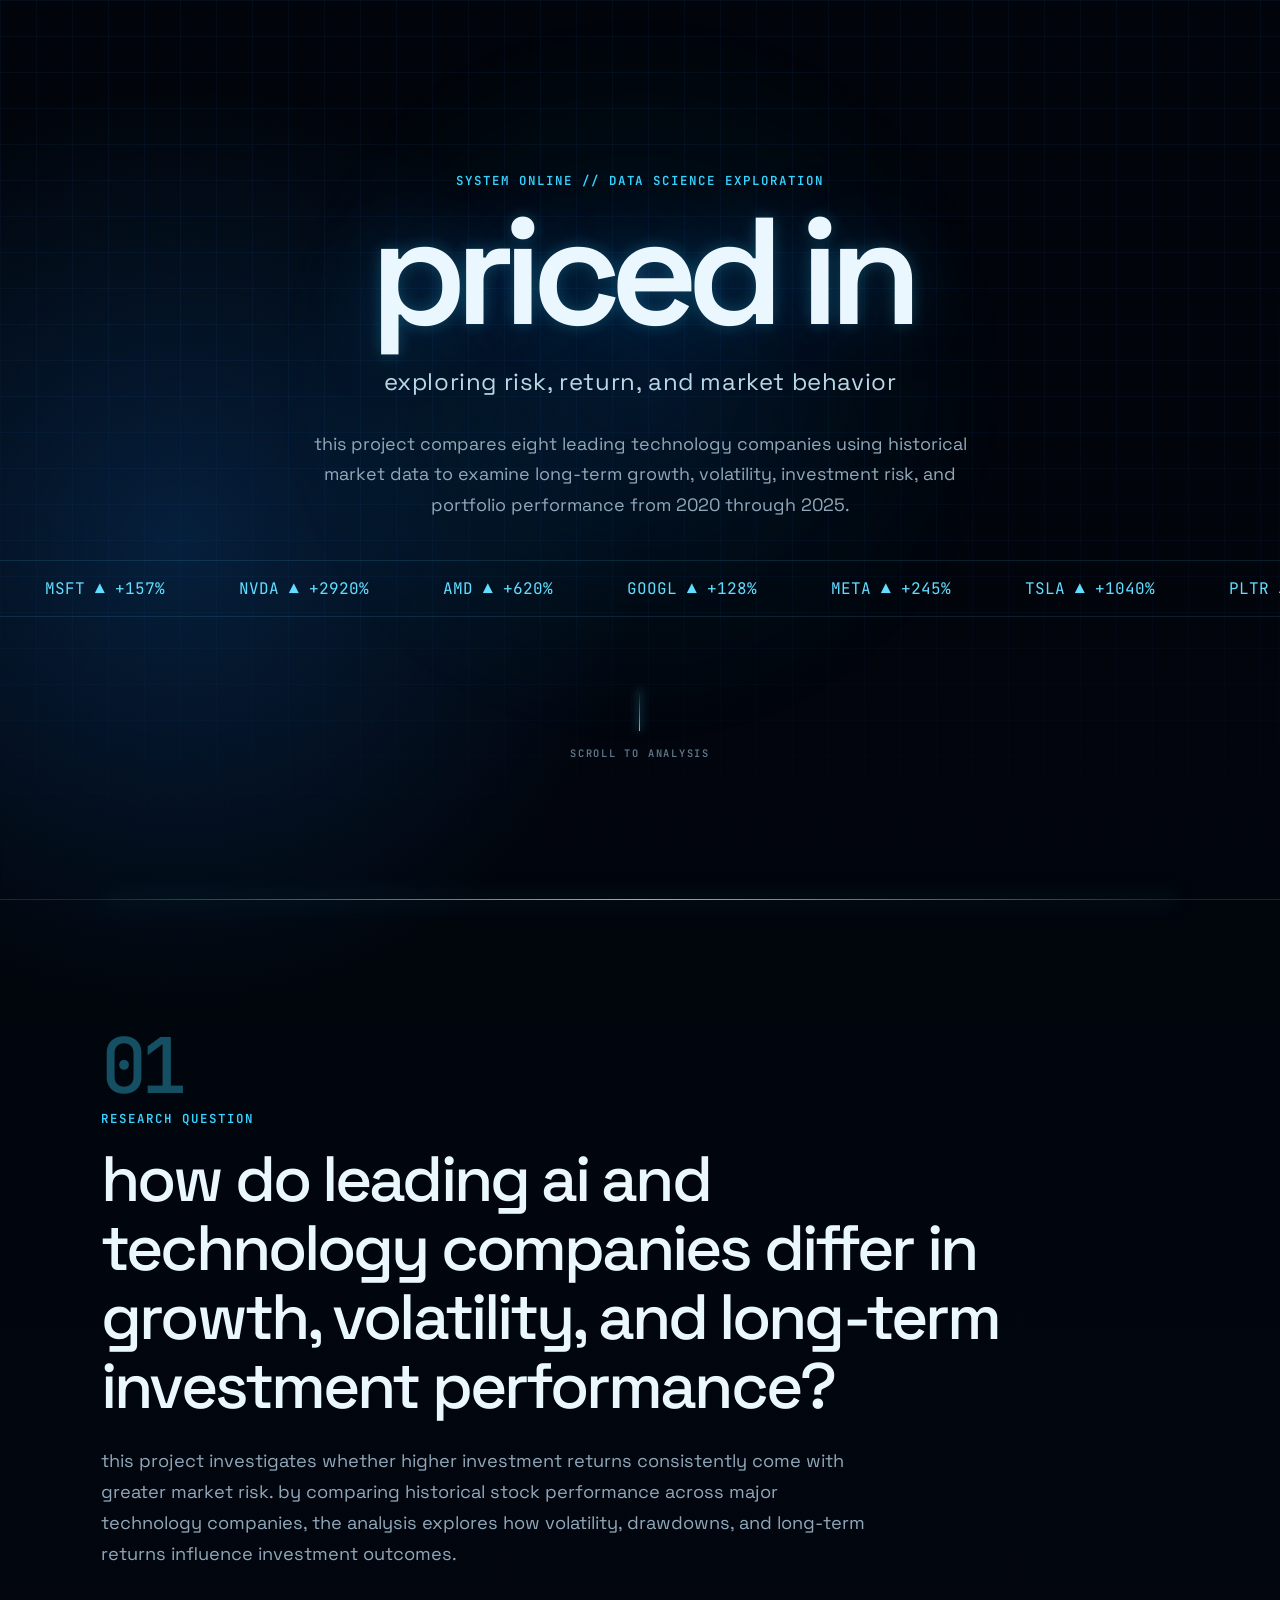
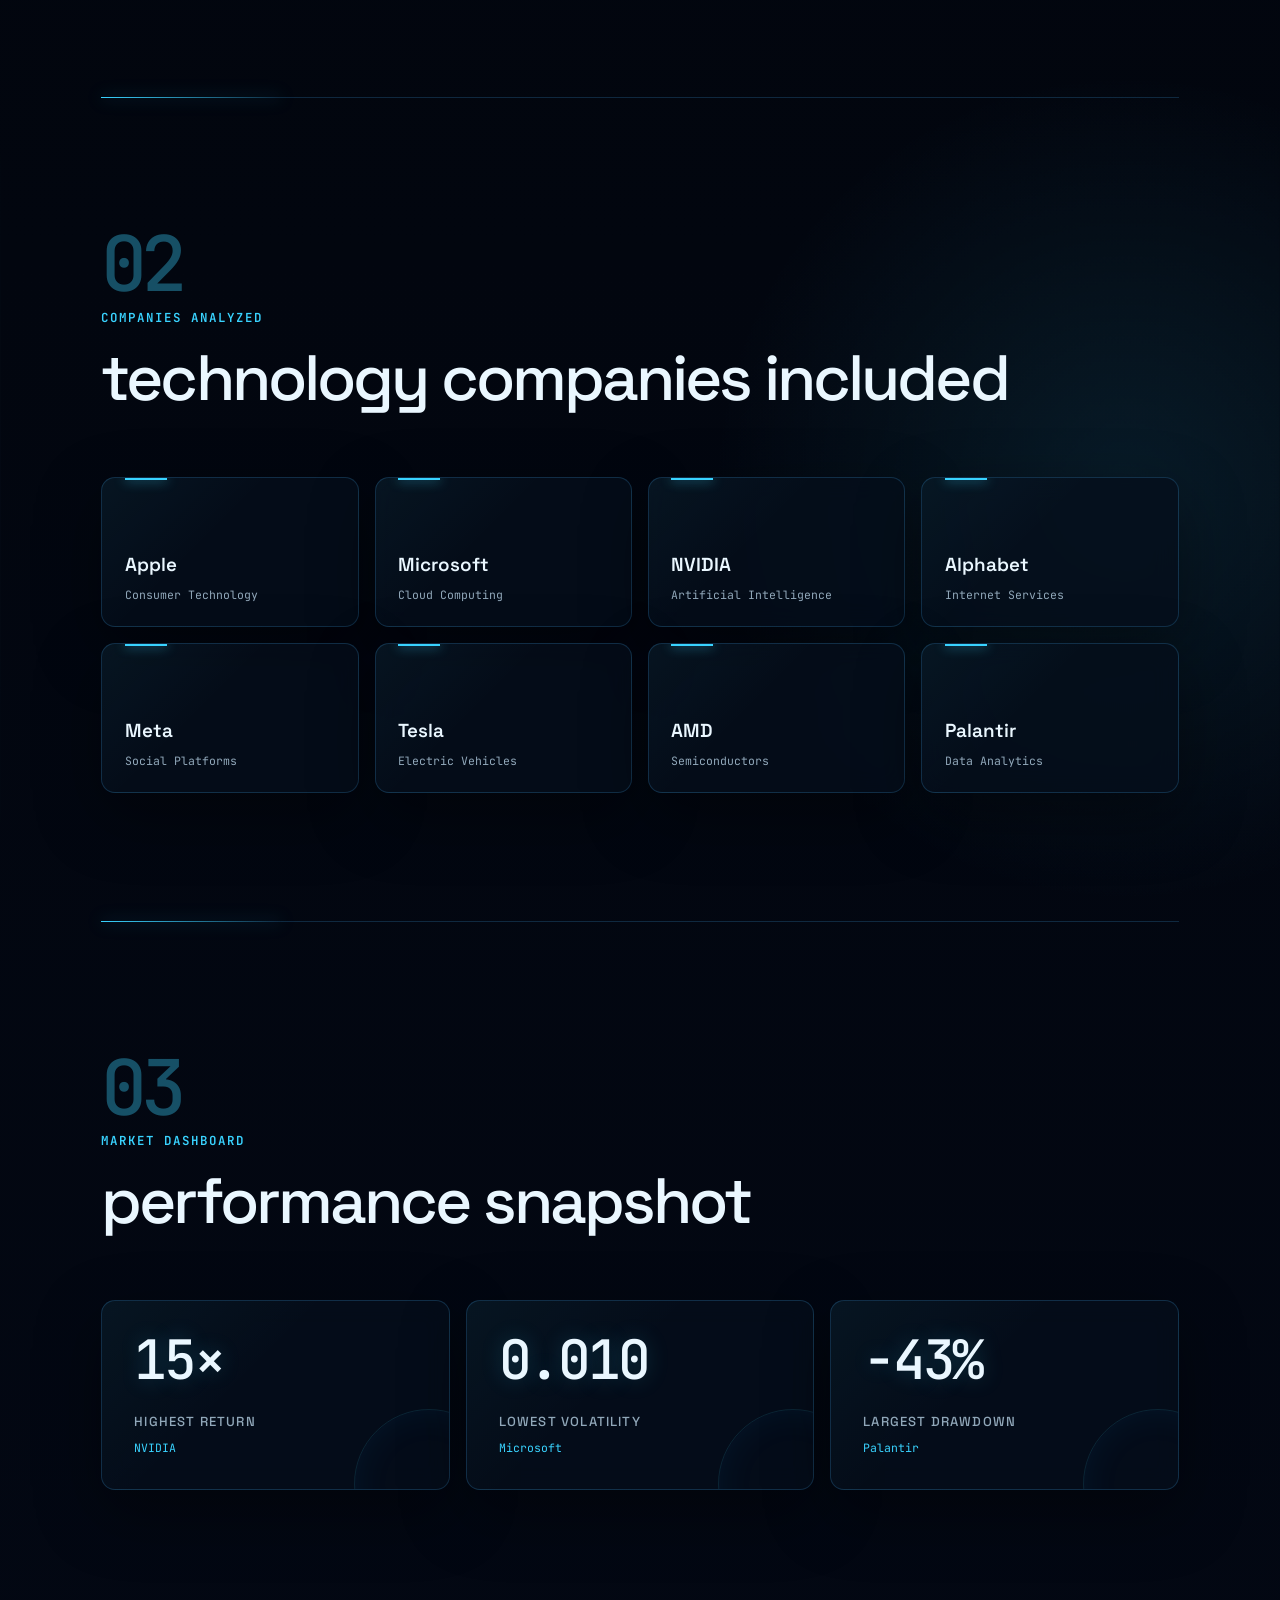
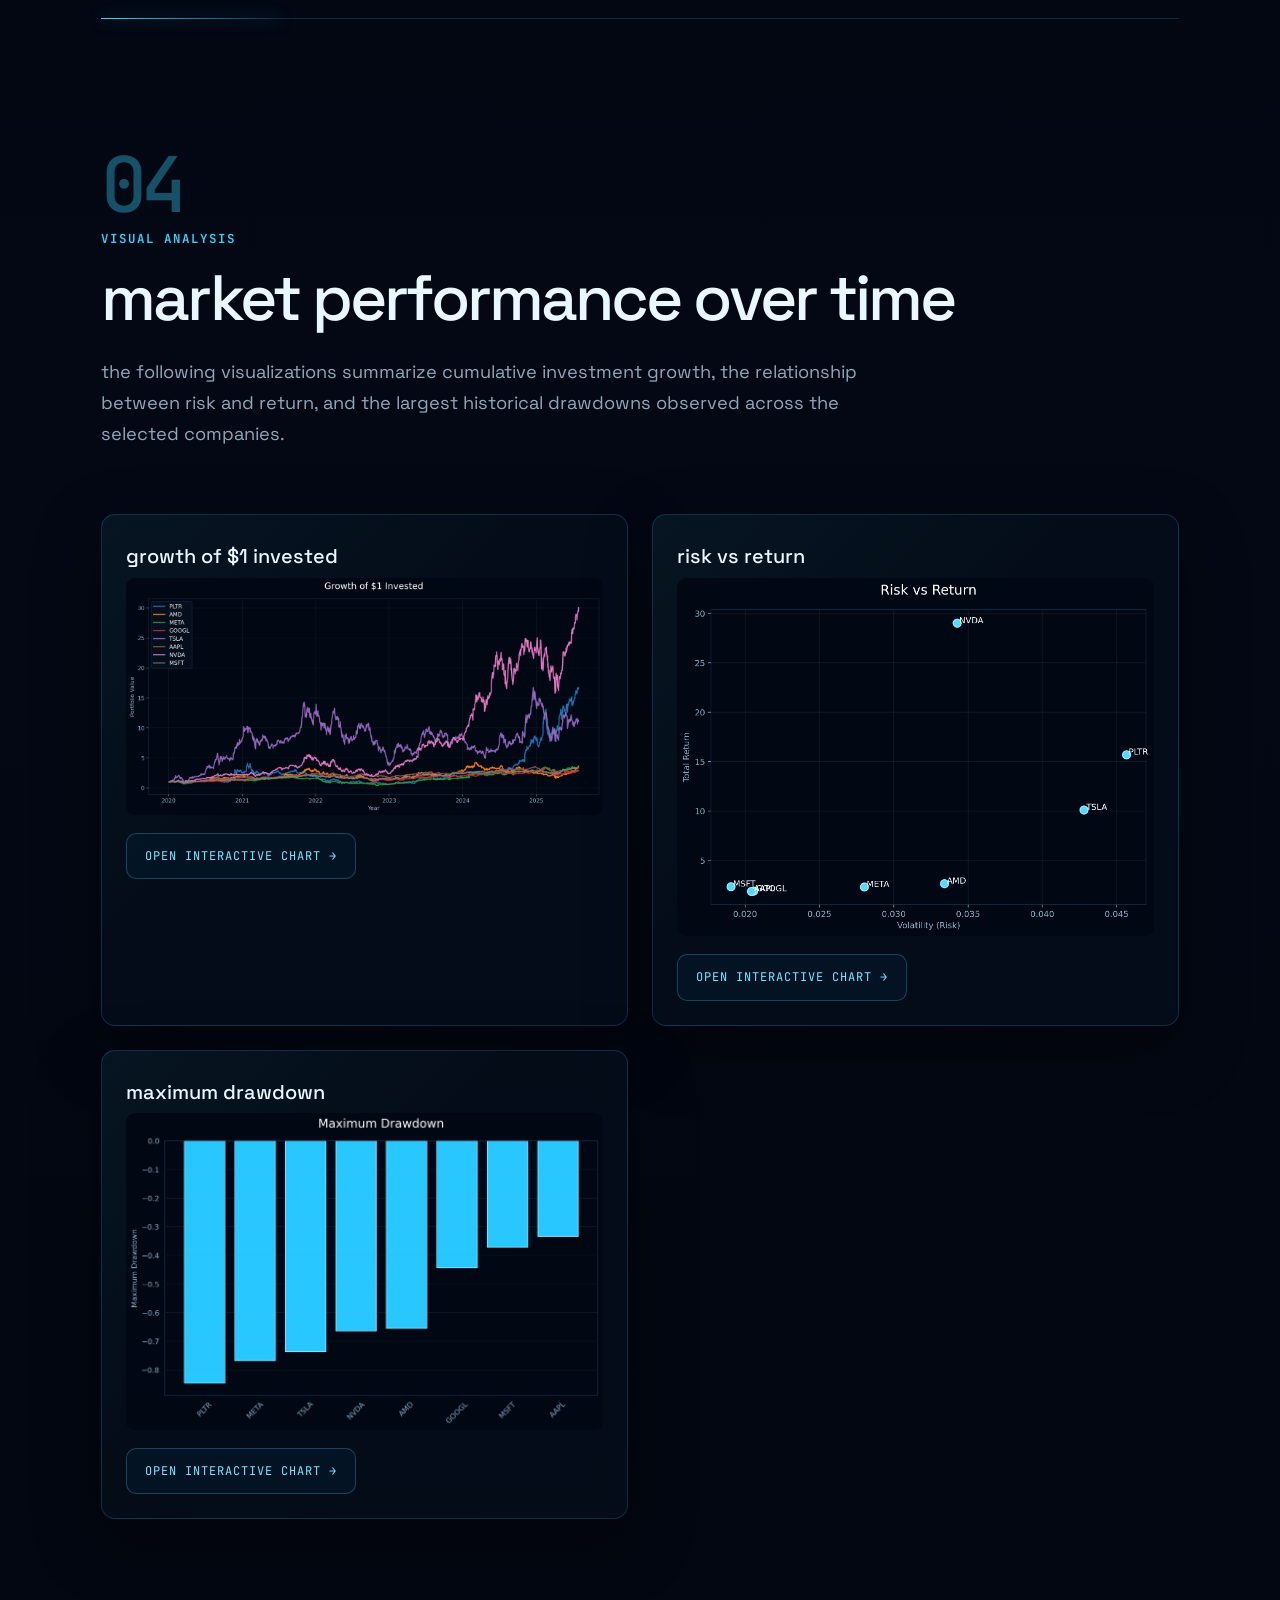
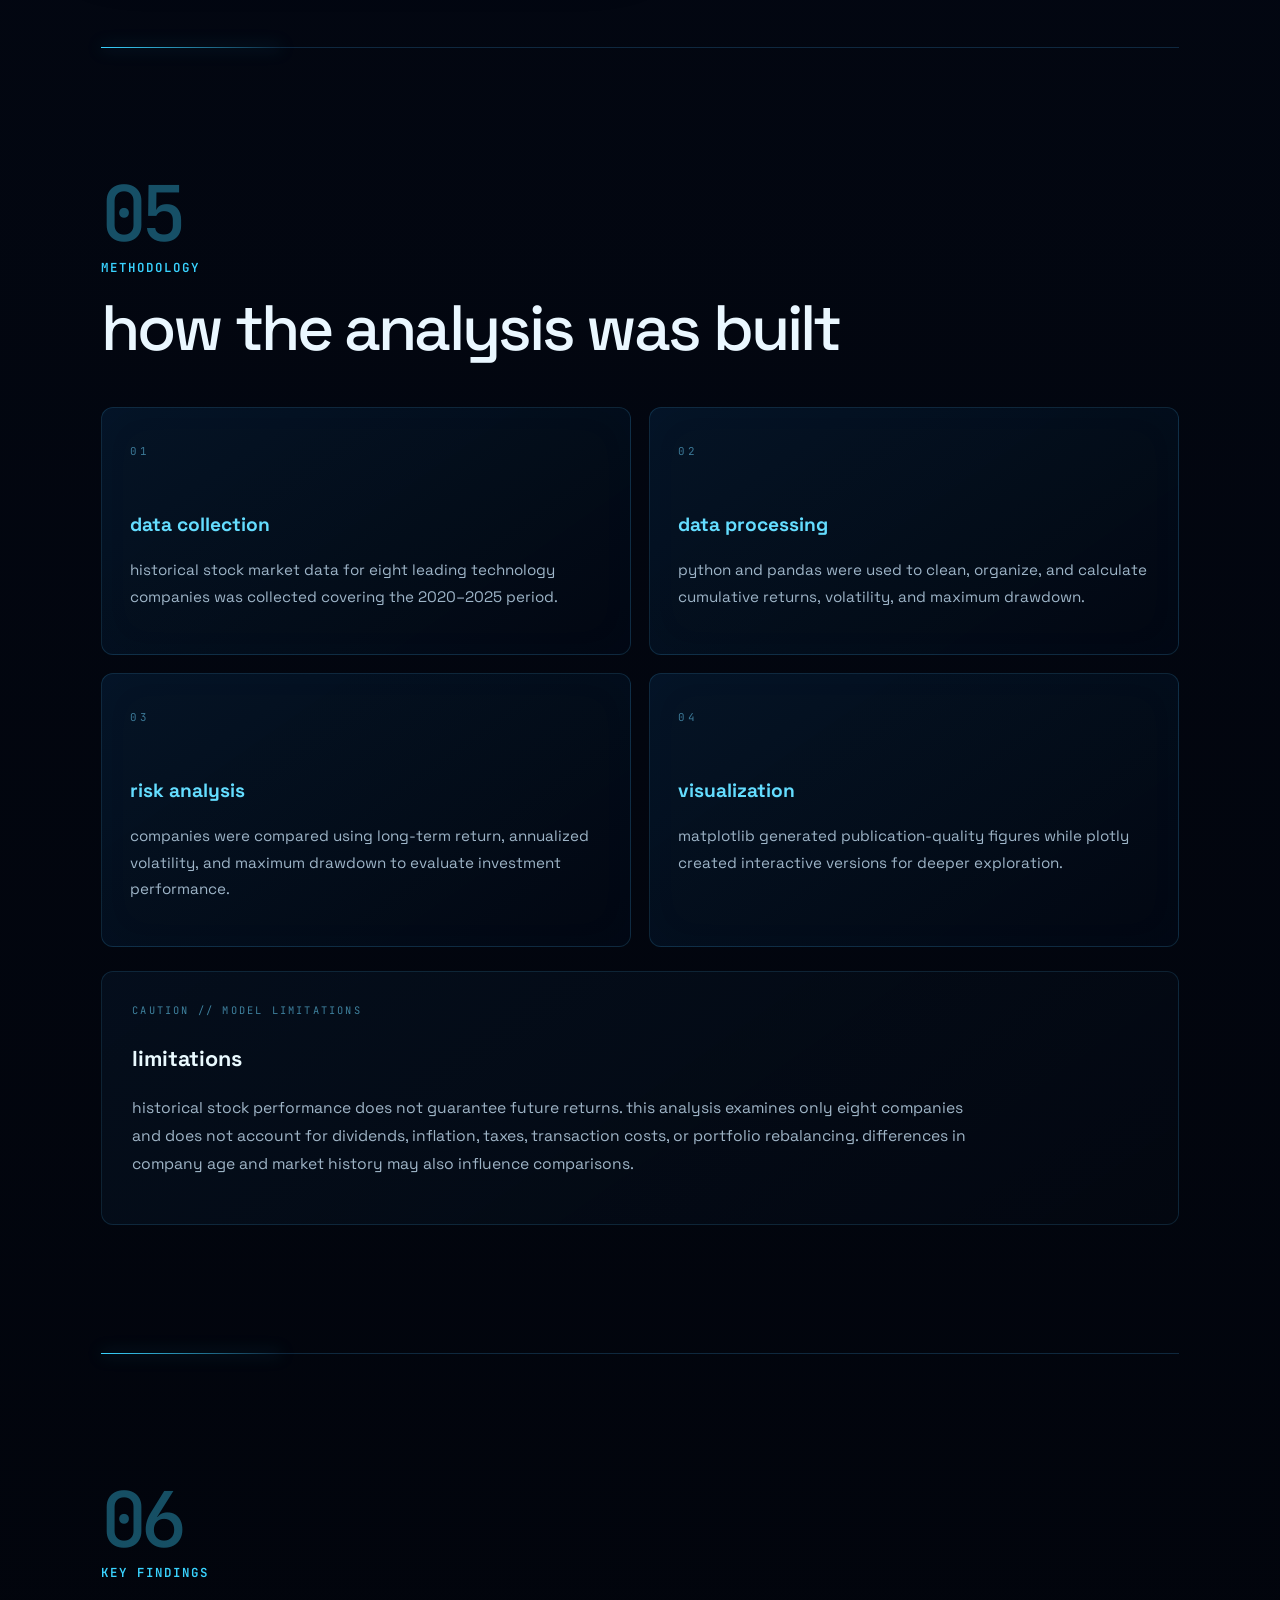
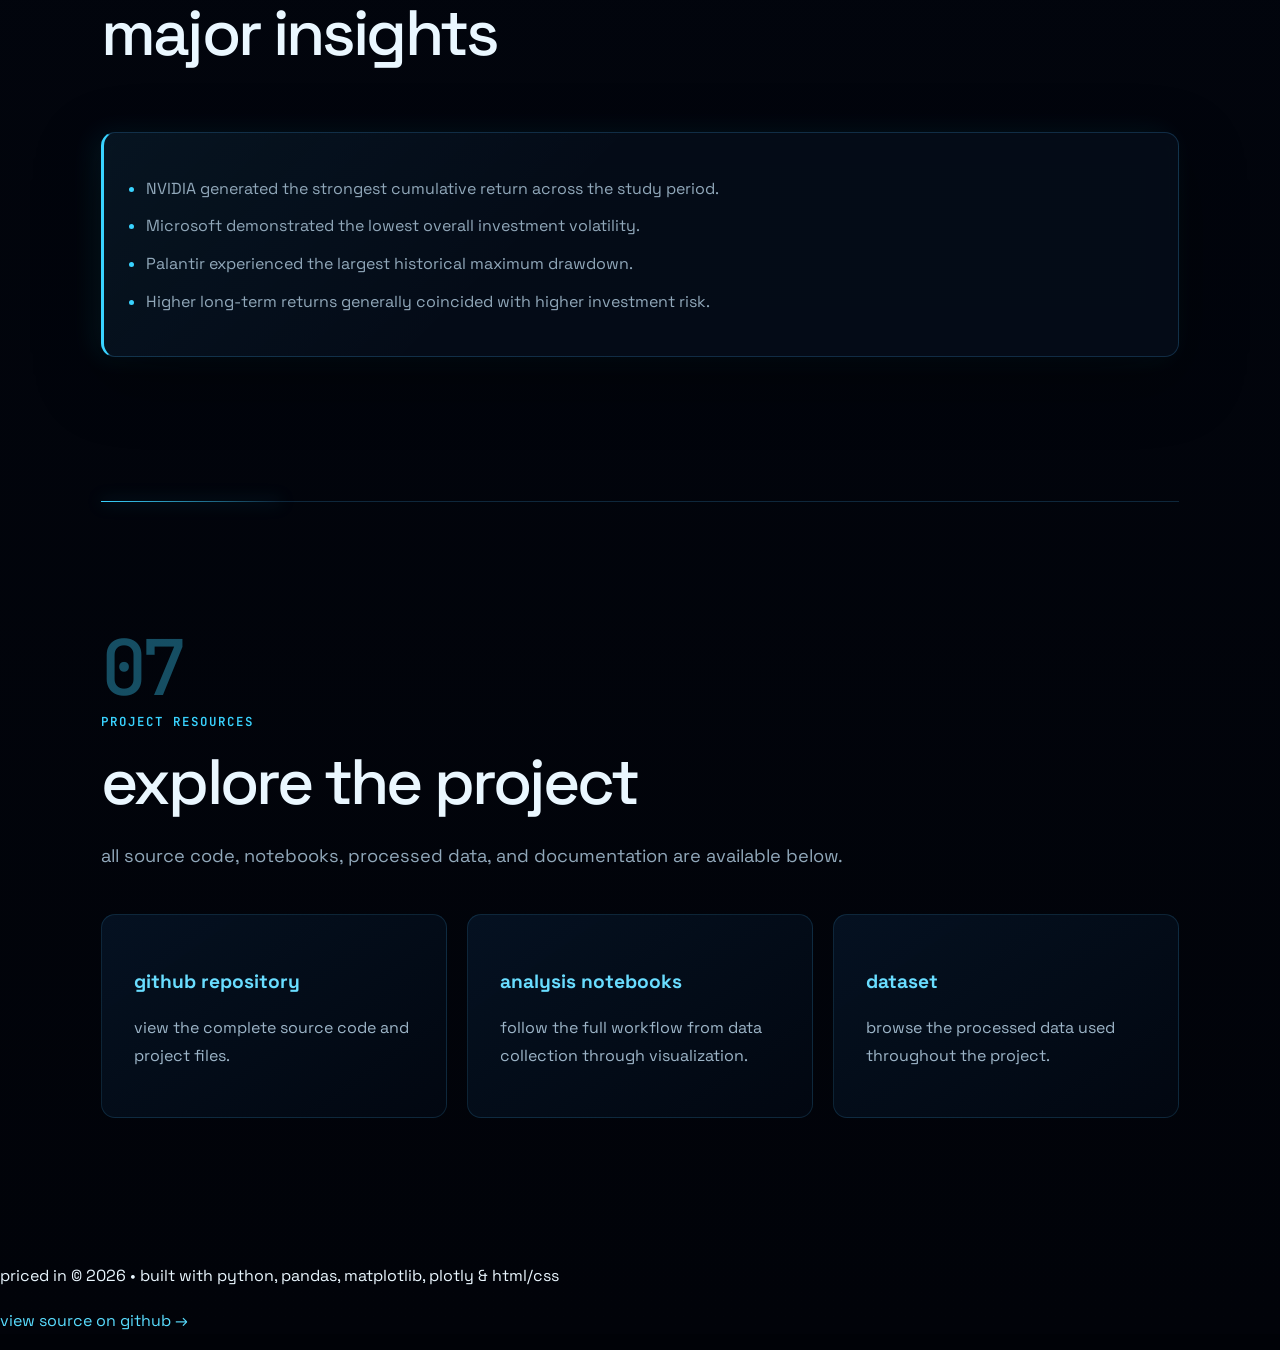
<file: docs/index.html>
<!DOCTYPE html>
<html lang="en">

<head>

<meta charset="UTF-8">
<meta name="viewport" content="width=device-width, initial-scale=1.0">

<title>priced in</title>

<link rel="stylesheet" href="style.css">

<link rel="preconnect" href="https://fonts.googleapis.com">
<link rel="preconnect" href="https://fonts.gstatic.com" crossorigin>

<link href="https://fonts.googleapis.com/css2?family=JetBrains+Mono:wght@400;500;600&family=Space+Grotesk:wght@300;400;500;600;700&display=swap" rel="stylesheet">

</head>

<body>

<header class="hero">

<div class="hero-glow"></div>

<p class="eyebrow">
SYSTEM ONLINE // DATA SCIENCE EXPLORATION
</p>

<h1>priced in</h1>

<p class="subtitle">
exploring risk, return, and market behavior
</p>

<p class="intro">
this project compares eight leading technology companies using historical market data to examine long-term growth, volatility, investment risk, and portfolio performance from 2020 through 2025.
</p>

<div class="market-ticker">

    <span>AAPL ▲ +186%</span>
    <span>MSFT ▲ +157%</span>
    <span>NVDA ▲ +2920%</span>
    <span>AMD ▲ +620%</span>
    <span>GOOGL ▲ +128%</span>
    <span>META ▲ +245%</span>
    <span>TSLA ▲ +1040%</span>
    <span>PLTR ▲ +1630%</span>

</div>

<div class="scroll-indicator">
<span></span>
SCROLL TO ANALYSIS
</div>

</header>

<main>

<!-- ====================== -->
<!-- 01 -->
<!-- ====================== -->

<section class="section">

<p class="section-number">01</p>

<p class="section-label">
research question
</p>

<h2>
how do leading ai and technology companies differ in growth, volatility, and long-term investment performance?
</h2>

<p>
this project investigates whether higher investment returns consistently come with greater market risk. by comparing historical stock performance across major technology companies, the analysis explores how volatility, drawdowns, and long-term returns influence investment outcomes.
</p>

</section>

<!-- ====================== -->
<!-- 02 -->
<!-- ====================== -->

<section class="section">

<p class="section-number">02</p>

<p class="section-label">
companies analyzed
</p>

<h2>
technology companies included
</h2>

<div class="company-grid">

<div class="company-card">
<h3>Apple</h3>
<p>Consumer Technology</p>
</div>

<div class="company-card">
<h3>Microsoft</h3>
<p>Cloud Computing</p>
</div>

<div class="company-card">
<h3>NVIDIA</h3>
<p>Artificial Intelligence</p>
</div>

<div class="company-card">
<h3>Alphabet</h3>
<p>Internet Services</p>
</div>

<div class="company-card">
<h3>Meta</h3>
<p>Social Platforms</p>
</div>

<div class="company-card">
<h3>Tesla</h3>
<p>Electric Vehicles</p>
</div>

<div class="company-card">
<h3>AMD</h3>
<p>Semiconductors</p>
</div>

<div class="company-card">
<h3>Palantir</h3>
<p>Data Analytics</p>
</div>

</div>

</section>

<!-- ====================== -->
<!-- 03 -->
<!-- ====================== -->

<section class="section">

<p class="section-number">03</p>

<p class="section-label">
market dashboard
</p>

<h2>
performance snapshot
</h2>

<div class="metrics">

<div class="metric">
<div class="metric-value" data-target="29" data-suffix="×">0×</div>
<div class="metric-title">highest return</div>
<div class="metric-company">NVIDIA</div>
</div>

<div class="metric">
<div class="metric-value" data-target="0.019" data-decimals="3">0.000</div>
<div class="metric-title">lowest volatility</div>
<div class="metric-company">Microsoft</div>
</div>

<div class="metric">
<div class="metric-value" data-target="-84" data-suffix="%">0%</div>
<div class="metric-title">largest drawdown</div>
<div class="metric-company">Palantir</div>
</div>

</div>

</section>

<!-- ====================== -->
<!-- 04 -->
<!-- ====================== -->

<section class="section">

<p class="section-number">04</p>

<p class="section-label">
visual analysis
</p>

<h2>
market performance over time
</h2>

<p>
the following visualizations summarize cumulative investment growth, the relationship between risk and return, and the largest historical drawdowns observed across the selected companies.
</p>

<div class="chart-grid">

<div class="chart-card">

    <h3>growth of $1 invested</h3>

    <a href="growth_interactive.html" target="_blank">

        <img
            src="growth_of_1.png"
            alt="Growth of $1 Invested">

    </a>

    <a
        class="chart-button"
        href="growth_interactive.html"
        target="_blank">

        open interactive chart →

    </a>

</div>

<div class="chart-card">

    <h3>risk vs return</h3>

    <a href="risk_interactive.html" target="_blank">

        <img
            src="risk_vs_return.png"
            alt="Risk vs Return">

    </a>

    <a
        class="chart-button"
        href="risk_interactive.html"
        target="_blank">

        open interactive chart →

    </a>

</div>

<div class="chart-card">

    <h3>maximum drawdown</h3>

    <a href="drawdown_interactive.html" target="_blank">

        <img
            src="maximum_drawdown.png"
            alt="Maximum Drawdown">

    </a>

    <a
        class="chart-button"
        href="drawdown_interactive.html"
        target="_blank">

        open interactive chart →

    </a>

</div>

</div>

</section>

<!-- ====================== -->
<!-- 05 -->
<!-- ====================== -->

<section class="section">

<p class="section-number">05</p>

<p class="section-label">
methodology
</p>

<h2>
how the analysis was built
</h2>

<div class="method-grid">

<div class="method-card">

<span>01</span>

<h3>data collection</h3>

<p>
historical stock market data for eight leading technology companies was collected covering the 2020–2025 period.
</p>

</div>

<div class="method-card">

<span>02</span>

<h3>data processing</h3>

<p>
python and pandas were used to clean, organize, and calculate cumulative returns, volatility, and maximum drawdown.
</p>

</div>

<div class="method-card">

<span>03</span>

<h3>risk analysis</h3>

<p>
companies were compared using long-term return, annualized volatility, and maximum drawdown to evaluate investment performance.
</p>

</div>

<div class="method-card">

<span>04</span>

<h3>visualization</h3>

<p>
matplotlib generated publication-quality figures while plotly created interactive versions for deeper exploration.
</p>

</div>

</div>

<div class="limitations">

<h3>limitations</h3>

<p>

historical stock performance does not guarantee future returns. this analysis examines only eight companies and does not account for dividends, inflation, taxes, transaction costs, or portfolio rebalancing. differences in company age and market history may also influence comparisons.

</p>

</div>

</section>

<!-- ====================== -->
<!-- 06 -->
<!-- ====================== -->

<section class="section">

<p class="section-number">06</p>

<p class="section-label">
key findings
</p>

<h2>
major insights
</h2>

<ul class="findings">

<li>NVIDIA generated the strongest cumulative return across the study period.</li>

<li>Microsoft demonstrated the lowest overall investment volatility.</li>

<li>Palantir experienced the largest historical maximum drawdown.</li>

<li>Higher long-term returns generally coincided with higher investment risk.</li>

</ul>

</section>

<section class="section">

<p class="section-number">07</p>

<p class="section-label">
project resources
</p>

<h2>
explore the project
</h2>

<p>
all source code, notebooks, processed data, and documentation are available below.
</p>

<div class="resource-grid">

<a class="resource-card"
href="https://github.com/seryuiroke/priced-in"
target="_blank">

<h3>github repository</h3>

<p>
view the complete source code and project files.
</p>

</a>

<a class="resource-card"
href="https://github.com/seryuiroke/priced-in/tree/main/notebooks"
target="_blank">

<h3>analysis notebooks</h3>

<p>
follow the full workflow from data collection through visualization.
</p>

</a>

<a class="resource-card"
href="https://github.com/seryuiroke/priced-in/tree/main/data"
target="_blank">

<h3>dataset</h3>

<p>
browse the processed data used throughout the project.
</p>

</a>

</div>

</section>

</main>

<footer>

<p>

priced in © 2026 • built with python, pandas, matplotlib, plotly & html/css

</p>

<p style="margin-top:18px;">

<a
href="https://github.com/seryuiroke/priced-in"
target="_blank">

view source on github →

</a>

</p>

</footer>

<script>
const metrics = document.querySelectorAll(".metric-value");

const observer = new IntersectionObserver((entries) => {

    entries.forEach(entry => {

        if (!entry.isIntersecting) return;

        const el = entry.target;

        const target = Number(el.dataset.target);
        const suffix = el.dataset.suffix || "";
        const decimals = Number(el.dataset.decimals || 0);

        let current = 0;
        const duration = 1800;
        const start = performance.now();

        function animate(time){

            const progress = Math.min((time-start)/duration,1);

            current = target * progress;

            el.textContent =
                current.toFixed(decimals) + suffix;

            if(progress < 1){

                requestAnimationFrame(animate);

            } else {

                el.textContent =
                    target.toFixed(decimals) + suffix;

            }

        }

        requestAnimationFrame(animate);

        observer.unobserve(el);

    });

},{
    threshold:0.5
});

metrics.forEach(metric => observer.observe(metric));
</script>

</body>

</html>
</file>
<file: docs/style.css>
/* =========================================================
   priced in — cyberpunk financial terminal
   ========================================================= */

:root {
    color-scheme: dark;
    --bg: #01040a;
    --bg-deep: #000207;
    --panel: rgba(6, 15, 28, 0.78);
    --panel-strong: rgba(8, 20, 38, 0.94);
    --line: rgba(70, 181, 255, 0.2);
    --line-bright: rgba(57, 211, 255, 0.58);
    --cyan: #39d3ff;
    --blue: #168bff;
    --text: #eaf7ff;
    --muted: #91a8ba;
    --dim: #60778a;
    --success: #56f2c4;
    --shadow: 0 22px 65px rgba(0, 0, 0, 0.38);
    --glow: 0 0 26px rgba(22, 139, 255, 0.2);
    --radius: 14px;
    --content: 1180px;
    --gutter: clamp(1.25rem, 4vw, 3.5rem);
    --mono: "JetBrains Mono", "SFMono-Regular", Consolas, monospace;
    --sans: "Space Grotesk", Inter, system-ui, sans-serif;
}

*,
*::before,
*::after {
    box-sizing: border-box;
}

html {
    scroll-behavior: smooth;
    background: var(--bg-deep);
}

body {
    min-width: 320px;
    min-height: 100vh;
    margin: 0;
    overflow-x: hidden;
    color: var(--text);
    font-family: var(--sans);
    font-size: 1rem;
    line-height: 1.7;
    background:
        radial-gradient(circle at 14% 7%, rgba(22, 139, 255, 0.2), transparent 29rem),
        radial-gradient(circle at 88% 27%, rgba(57, 211, 255, 0.1), transparent 26rem),
        linear-gradient(180deg, #01040a 0%, #030814 48%, #010309 100%);
    position: relative;
}

/* Fixed grid and scanning beam */
body::before {
    content: "";
    position: fixed;
    z-index: 0;
    inset: 0;
    pointer-events: none;
    background-image:
        linear-gradient(rgba(57, 154, 255, 0.055) 1px, transparent 1px),
        linear-gradient(90deg, rgba(57, 154, 255, 0.055) 1px, transparent 1px);
    background-size: 36px 36px;
    -webkit-mask-image: linear-gradient(to bottom, #000 0%, rgba(0, 0, 0, 0.75) 68%, transparent 100%);
    mask-image: linear-gradient(to bottom, #000 0%, rgba(0, 0, 0, 0.75) 68%, transparent 100%);
}

body::after {
    content: "";
    position: fixed;
    z-index: 3;
    top: -18vh;
    left: 0;
    width: 100%;
    height: 18vh;
    pointer-events: none;
    opacity: 0.35;
    background: linear-gradient(to bottom, transparent, rgba(57, 211, 255, 0.045), rgba(57, 211, 255, 0.16), transparent);
    animation: scan-line 10s linear infinite;
}

header,
main,
footer {
    position: relative;
    z-index: 1;
}

img,
svg,
video,
canvas,
iframe,
object {
    max-width: 100%;
}

a {
    color: var(--cyan);
    text-decoration-color: rgba(57, 211, 255, 0.45);
    text-underline-offset: 0.22em;
}

a:hover {
    color: #a9efff;
}

a:focus-visible {
    outline: 2px solid var(--cyan);
    outline-offset: 4px;
}

::selection {
    color: #001019;
    background: var(--cyan);
}

/* Hero */
.hero {
    min-height: min(900px, 100svh);
    padding: clamp(7rem, 17vh, 11rem) var(--gutter) clamp(5rem, 13vh, 8rem);
    display: grid;
    place-content: center;
    justify-items: center;
    text-align: center;
    isolation: isolate;
    border-bottom: 1px solid var(--line);
}

.hero::after {
    content: "";
    position: absolute;
    right: 8%;
    bottom: -1px;
    left: 8%;
    height: 1px;
    background: linear-gradient(90deg, transparent, var(--cyan), transparent);
    box-shadow: 0 0 22px rgba(57, 211, 255, 0.7);
}

.hero-glow {
    position: absolute;
    z-index: -1;
    width: min(72vw, 760px);
    aspect-ratio: 1;
    border-radius: 50%;
    opacity: 0.75;
    filter: blur(18px);
    background: radial-gradient(circle, rgba(22, 139, 255, 0.19), rgba(0, 185, 255, 0.05) 42%, transparent 70%);
    animation: glow-pulse 6s ease-in-out infinite;
}

.eyebrow,
.section-label {
    margin: 0;
    color: var(--cyan);
    font-family: var(--mono);
    font-size: clamp(0.68rem, 1.5vw, 0.78rem);
    font-weight: 600;
    letter-spacing: 0.16em;
    line-height: 1.5;
    text-transform: uppercase;
}

.hero h1 {
    margin: 0.75rem 0 0;
    font-size: clamp(4rem, 13vw, 9.5rem);
    font-weight: 600;
    letter-spacing: -0.075em;
    line-height: 0.9;
    text-shadow: 0 0 16px rgba(57, 211, 255, 0.24), 0 0 70px rgba(22, 139, 255, 0.26);
}

.subtitle {
    margin: 1.4rem 0 0;
    color: #b9d8e8;
    font-size: clamp(1.05rem, 2.4vw, 1.5rem);
    font-weight: 400;
    letter-spacing: 0.025em;
}

.intro {
    width: min(100%, 690px);
    margin: 1.6rem 0 0;
    color: var(--muted);
    font-size: clamp(0.98rem, 1.8vw, 1.12rem);
}

.scroll-indicator {
    margin-top: clamp(3.5rem, 8vh, 6rem);
    display: flex;
    flex-direction: column;
    align-items: center;
    gap: 0.85rem;
    color: var(--dim);
    font-family: var(--mono);
    font-size: 0.65rem;
    font-weight: 600;
    letter-spacing: 0.17em;
}

.scroll-indicator span {
    width: 1px;
    height: 42px;
    display: block;
    background: linear-gradient(to bottom, transparent, var(--cyan));
    box-shadow: 0 0 8px var(--cyan);
    animation: scroll-pulse 2s ease-in-out infinite;
}

/* Content sections */
main {
    width: min(100%, var(--content));
    margin: 0 auto;
    padding: 0 var(--gutter);
}

.section {
    position: relative;
    padding: clamp(5rem, 10vw, 8.5rem) 0;
}

.section + .section {
    border-top: 1px solid var(--line);
}

.section + .section::before {
    content: "";
    position: absolute;
    top: -1px;
    left: 0;
    width: min(180px, 35%);
    height: 1px;
    background: linear-gradient(90deg, var(--cyan), transparent);
    box-shadow: 0 0 15px rgba(57, 211, 255, 0.55);
}

.section-number {
    margin: 0 0 0.35rem;
    color: rgba(57, 211, 255, 0.36);
    font-family: var(--mono);
    font-size: clamp(2.2rem, 6vw, 4.8rem);
    font-weight: 500;
    letter-spacing: -0.08em;
    line-height: 1;
}

.section h2 {
    max-width: 940px;
    margin: 1rem 0 1.5rem;
    font-size: clamp(2rem, 5vw, 4rem);
    font-weight: 500;
    letter-spacing: -0.045em;
    line-height: 1.08;
}

.section > p:not(.section-number, .section-label) {
    max-width: 780px;
    margin: 0;
    color: var(--muted);
    font-size: clamp(1rem, 1.8vw, 1.14rem);
}

/* Shared terminal panels */
.company-card,
.metric,
.chart-card,
.findings {
    border: 1px solid var(--line);
    border-radius: var(--radius);
    background:
        linear-gradient(135deg, rgba(57, 211, 255, 0.045), transparent 42%),
        var(--panel);
    box-shadow: var(--shadow);
    backdrop-filter: blur(12px);
    -webkit-backdrop-filter: blur(12px);
}

/* Companies */
.company-grid {
    margin-top: clamp(2.4rem, 5vw, 4rem);
    display: grid;
    grid-template-columns: repeat(4, minmax(0, 1fr));
    gap: 1rem;
}

.company-card {
    min-height: 150px;
    padding: 1.4rem;
    display: flex;
    flex-direction: column;
    justify-content: flex-end;
    position: relative;
    overflow: hidden;
    transition: transform 180ms ease, border-color 180ms ease, box-shadow 180ms ease;
}

.company-card::before {
    content: "";
    position: absolute;
    top: 0;
    left: 1.4rem;
    width: 42px;
    height: 2px;
    background: var(--cyan);
    box-shadow: 0 0 12px var(--cyan);
}

.company-card:hover {
    transform: translateY(-4px);
    border-color: var(--line-bright);
    box-shadow: var(--shadow), var(--glow);
}

.company-card h3 {
    margin: 0;
    font-size: 1.18rem;
    font-weight: 600;
}

.company-card p {
    margin: 0.3rem 0 0;
    color: var(--muted);
    font-family: var(--mono);
    font-size: 0.72rem;
    line-height: 1.5;
}

/* Dashboard metrics */
.metrics {
    margin-top: clamp(2.4rem, 5vw, 4rem);
    display: grid;
    grid-template-columns: repeat(3, minmax(0, 1fr));
    gap: 1rem;
}

.metric {
    min-height: 190px;
    padding: clamp(1.4rem, 3vw, 2rem);
    display: flex;
    flex-direction: column;
    justify-content: space-between;
    position: relative;
    overflow: hidden;
}

.metric::after {
    content: "";
    position: absolute;
    right: -55px;
    bottom: -70px;
    width: 150px;
    height: 150px;
    border: 1px solid rgba(57, 211, 255, 0.12);
    border-radius: 50%;
    box-shadow: 0 0 35px rgba(22, 139, 255, 0.08) inset;
}

.metric-value {
    margin: 0;
    color: var(--text);
    font-family: var(--mono);
    font-size: clamp(2rem, 5vw, 3.4rem);
    font-weight: 500;
    letter-spacing: -0.06em;
    line-height: 1;
    text-shadow: 0 0 22px rgba(57, 211, 255, 0.22);
}

.metric-title {
    margin: auto 0 0;
    padding-top: 1.5rem;
    color: var(--muted);
    font-size: 0.82rem;
    font-weight: 500;
    letter-spacing: 0.09em;
    text-transform: uppercase;
}

.metric-company {
    margin: 0.25rem 0 0;
    color: var(--cyan);
    font-family: var(--mono);
    font-size: 0.72rem;
}

/* Charts */
.chart-grid {
    margin-top: clamp(2.4rem, 5vw, 4rem);
    display: grid;
    grid-template-columns: repeat(2, minmax(0, 1fr));
    gap: clamp(1rem, 2vw, 1.5rem);
    align-items: stretch;
}

.chart-card {
    min-width: 0;
    padding: clamp(1rem, 2.5vw, 1.5rem);
    overflow: hidden;
}

.chart-card h3 {
    margin: 0 0 0.3rem;
    font-size: clamp(1rem, 2vw, 1.25rem);
    font-weight: 500;
}

.chart-card p {
    margin: 0 0 1.2rem;
    color: var(--muted);
    font-size: 0.88rem;
}

.chart-card img,
.chart-card svg,
.chart-card canvas,
.chart-card iframe,
.chart-card object {
    width: 100%;
    height: auto;
    display: block;
    border: 0;
    border-radius: calc(var(--radius) - 5px);
    background: rgba(0, 4, 12, 0.55);
}

.chart-card iframe,
.chart-card object {
    min-height: 380px;
}

/* Findings */
.findings {
    margin-top: clamp(2.4rem, 5vw, 4rem);
    padding: clamp(1.5rem, 4vw, 2.6rem);
    border-left: 3px solid var(--cyan);
    box-shadow: var(--shadow), -8px 0 28px rgba(57, 211, 255, 0.08);
}

.findings h3 {
    margin: 0 0 1rem;
    font-size: clamp(1.2rem, 2.5vw, 1.6rem);
}

.findings p,
.findings li {
    color: var(--muted);
}

.findings p:last-child,
.findings ul:last-child,
.findings ol:last-child {
    margin-bottom: 0;
}

.findings li + li {
    margin-top: 0.65rem;
}

.findings li::marker {
    color: var(--cyan);
}

/* Footer */
.footer {
    width: min(100%, var(--content));
    margin: 0 auto;
    padding: 2rem var(--gutter) 3rem;
    display: flex;
    align-items: center;
    justify-content: space-between;
    gap: 1rem 2rem;
    border-top: 1px solid var(--line);
    color: var(--dim);
    font-family: var(--mono);
    font-size: 0.7rem;
    letter-spacing: 0.08em;
    text-transform: uppercase;
}

.footer p {
    margin: 0;
}

/* Responsive layout */
@media (max-width: 900px) {
    .company-grid {
        grid-template-columns: repeat(2, minmax(0, 1fr));
    }

    .metrics {
        grid-template-columns: repeat(2, minmax(0, 1fr));
    }
}

@media (max-width: 680px) {
    :root {
        --gutter: 1.15rem;
        --radius: 11px;
    }

    body::before {
        background-size: 28px 28px;
    }

    .hero {
        min-height: 100svh;
        padding-top: 6rem;
    }

    .hero h1 {
        font-size: clamp(3.7rem, 21vw, 6rem);
    }

    .section {
        padding: 4.75rem 0;
    }

    .company-grid,
    .metrics,
    .chart-grid {
        grid-template-columns: 1fr;
    }

    .company-card {
        min-height: 125px;
    }

    .metric {
        min-height: 165px;
    }

    .chart-card {
        width: 100%;
        min-width: 0;
        padding: 0.85rem;
    }

    .chart-card iframe,
    .chart-card object {
        min-height: 260px;
    }

    .chart-card canvas {
        max-height: 330px;
    }

    .footer {
        padding-top: 1.5rem;
        flex-direction: column;
        align-items: flex-start;
    }
}

/* Motion and accessibility */
@keyframes scan-line {
    to { transform: translateY(118vh); }
}

@keyframes glow-pulse {
    0%, 100% { transform: scale(0.96); opacity: 0.58; }
    50% { transform: scale(1.05); opacity: 0.85; }
}

@keyframes scroll-pulse {
    0%, 100% { opacity: 0.35; transform: scaleY(0.72); transform-origin: top; }
    50% { opacity: 1; transform: scaleY(1); transform-origin: top; }
}

@media (prefers-reduced-motion: reduce) {
    html {
        scroll-behavior: auto;
    }

    *,
    *::before,
    *::after {
        animation-duration: 0.01ms !important;
        animation-iteration-count: 1 !important;
        scroll-behavior: auto !important;
        transition-duration: 0.01ms !important;
    }

    body::after {
        display: none;
    }
}

@media (prefers-contrast: more) {
    :root {
        --muted: #c1d6e2;
        --dim: #9eb5c4;
        --line: rgba(93, 218, 255, 0.5);
    }
}

.market-ticker{

    margin-top:40px;

    overflow:hidden;

    white-space:nowrap;

    border-top:1px solid rgba(80,220,255,.12);
    border-bottom:1px solid rgba(80,220,255,.12);

    padding:14px 0;

}

.market-ticker span{

    display:inline-block;

    margin-right:70px;

    color:#63ddff;

    font-family:"JetBrains Mono",monospace;

    animation:ticker 22s linear infinite;

}

@keyframes ticker{

    from{
        transform:translateX(100vw);
    }

    to{
        transform:translateX(-160vw);
    }

}
.chart-button{

    margin-top:18px;

    display:inline-flex;

    align-items:center;

    gap:10px;

    padding:12px 18px;

    border-radius:10px;

    text-decoration:none;

    color:#79e5ff;

    font-family:"JetBrains Mono", monospace;

    font-size:.75rem;

    text-transform:uppercase;

    letter-spacing:1px;

    border:1px solid rgba(86,220,255,.25);

    background:rgba(0,150,255,.05);

    transition:.3s;

}

.chart-button:hover{

    transform:translateY(-3px);

    background:rgba(0,170,255,.12);

    border-color:#66e4ff;

    box-shadow:0 0 20px rgba(0,190,255,.2);

}

/* =========================================================
   methodology
   ========================================================= */

.method-grid {
    margin-top: 44px;

    display: grid;

    grid-template-columns:
        repeat(2, minmax(0, 1fr));

    gap: 18px;
}

.method-card {
    position: relative;

    min-height: 210px;

    padding: 28px;

    overflow: hidden;

    border:
        1px solid rgba(79, 195, 255, 0.16);

    border-radius: 12px;

    background:
        linear-gradient(
            145deg,
            rgba(6, 24, 44, 0.78),
            rgba(2, 8, 18, 0.86)
        );

    box-shadow:
        inset 0 0 45px rgba(0, 140, 255, 0.025);

    transition:
        transform 0.3s ease,
        border-color 0.3s ease,
        box-shadow 0.3s ease;
}

.method-card::before {
    content: "";

    position: absolute;

    top: 0;
    left: 0;

    width: 100%;
    height: 2px;

    background:
        linear-gradient(
            90deg,
            transparent,
            #00dfff,
            transparent
        );

    transform: translateX(-100%);

    transition: transform 0.6s ease;
}

.method-card:hover {
    transform: translateY(-6px);

    border-color:
        rgba(90, 225, 255, 0.46);

    box-shadow:
        0 18px 50px rgba(0, 140, 255, 0.08),
        inset 0 0 60px rgba(0, 174, 255, 0.035);
}

.method-card:hover::before {
    transform: translateX(100%);
}

.method-card span {
    display: inline-block;

    margin-bottom: 30px;

    font-family:
        "JetBrains Mono",
        monospace;

    font-size: 0.68rem;

    letter-spacing: 3px;

    color: #3c7997;
}

.method-card h3 {
    margin-bottom: 14px;

    font-size: 1.2rem;

    color: #64ddff;

    text-transform: lowercase;
}

.method-card p {
    max-width: 100%;

    font-size: 0.95rem;

    line-height: 1.75;

    color: #9eb5c8;
}


/* limitations panel */

.limitations {
    margin-top: 24px;

    padding: 30px;

    position: relative;

    border:
        1px solid rgba(82, 195, 255, 0.14);

    border-radius: 12px;

    background:
        linear-gradient(
            145deg,
            rgba(6, 18, 34, 0.70),
            rgba(3, 8, 17, 0.88)
        );
}

.limitations::before {
    content: "CAUTION // MODEL LIMITATIONS";

    display: block;

    margin-bottom: 18px;

    font-family:
        "JetBrains Mono",
        monospace;

    font-size: 0.65rem;

    letter-spacing: 2.2px;

    color: #3f829f;
}

.limitations h3 {
    margin-bottom: 12px;

    font-size: 1.35rem;

    color: #eafaff;
}

.limitations p {
    max-width: 850px;

    font-size: 0.98rem;

    line-height: 1.8;

    color: #9fb5c7;
}


/* methodology responsive */

@media (max-width: 800px) {

    .method-grid {
        grid-template-columns: 1fr;
    }

    .method-card {
        min-height: auto;
    }

}

/* =========================================================
   project resources
   ========================================================= */

.resource-grid{

    margin-top:42px;

    display:grid;

    grid-template-columns:repeat(3,1fr);

    gap:20px;

}

.resource-card{

    padding:32px;

    display:block;

    text-decoration:none;

    border:1px solid rgba(74,196,255,.15);

    border-radius:14px;

    background:
        linear-gradient(
            145deg,
            rgba(6,22,40,.78),
            rgba(2,8,18,.88)
        );

    transition:
        .3s ease;

}

.resource-card:hover{

    transform:translateY(-8px);

    border-color:#4ddcff;

    box-shadow:
        0 20px 45px rgba(0,170,255,.08);

}

.resource-card h3{

    margin-bottom:14px;

    color:#69ddff;

    font-size:1.2rem;

    text-transform:lowercase;

}

.resource-card p{

    color:#9db5c8;

    line-height:1.7;

}

@media(max-width:900px){

.resource-grid{

grid-template-columns:1fr;

}

}

footer a{

    color:#59ddff;

    text-decoration:none;

    transition:.3s;

}

footer a:hover{

    color:white;

    text-shadow:
        0 0 12px rgba(89,221,255,.5);

}
</file>
